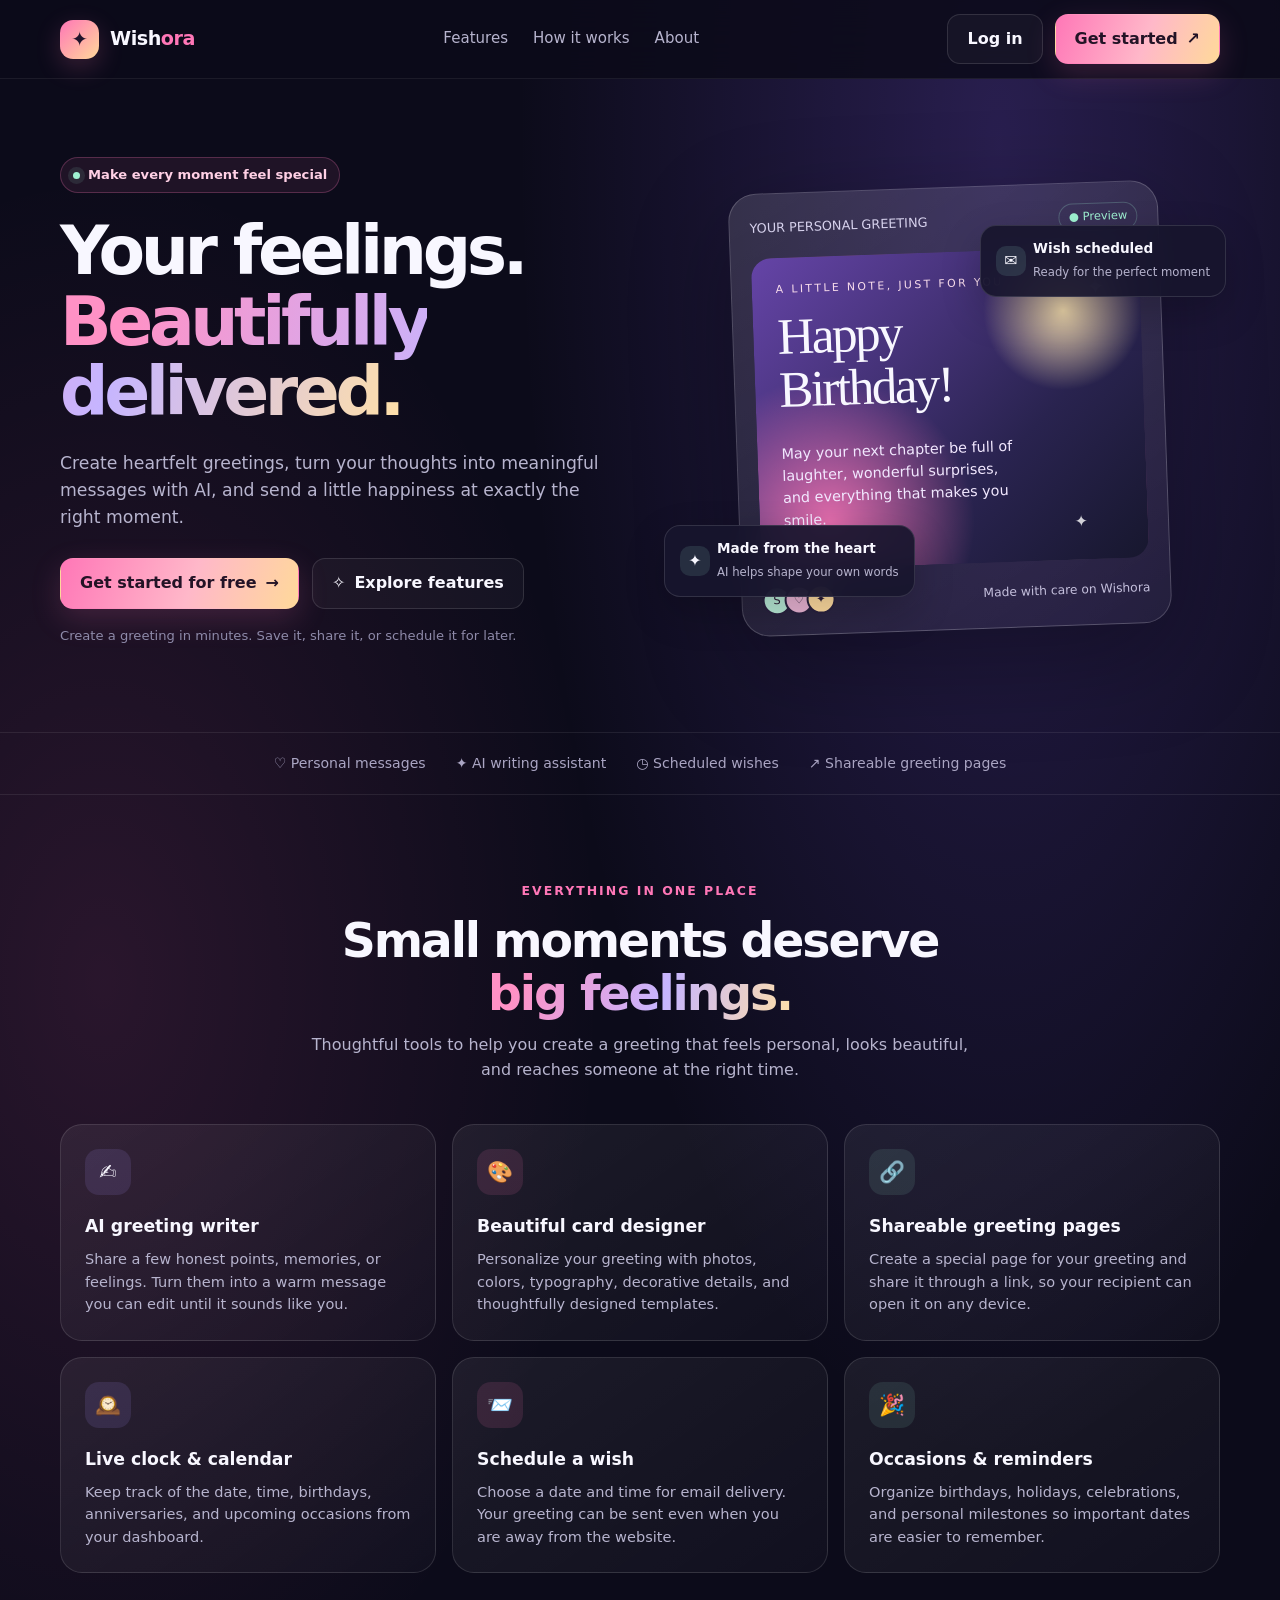
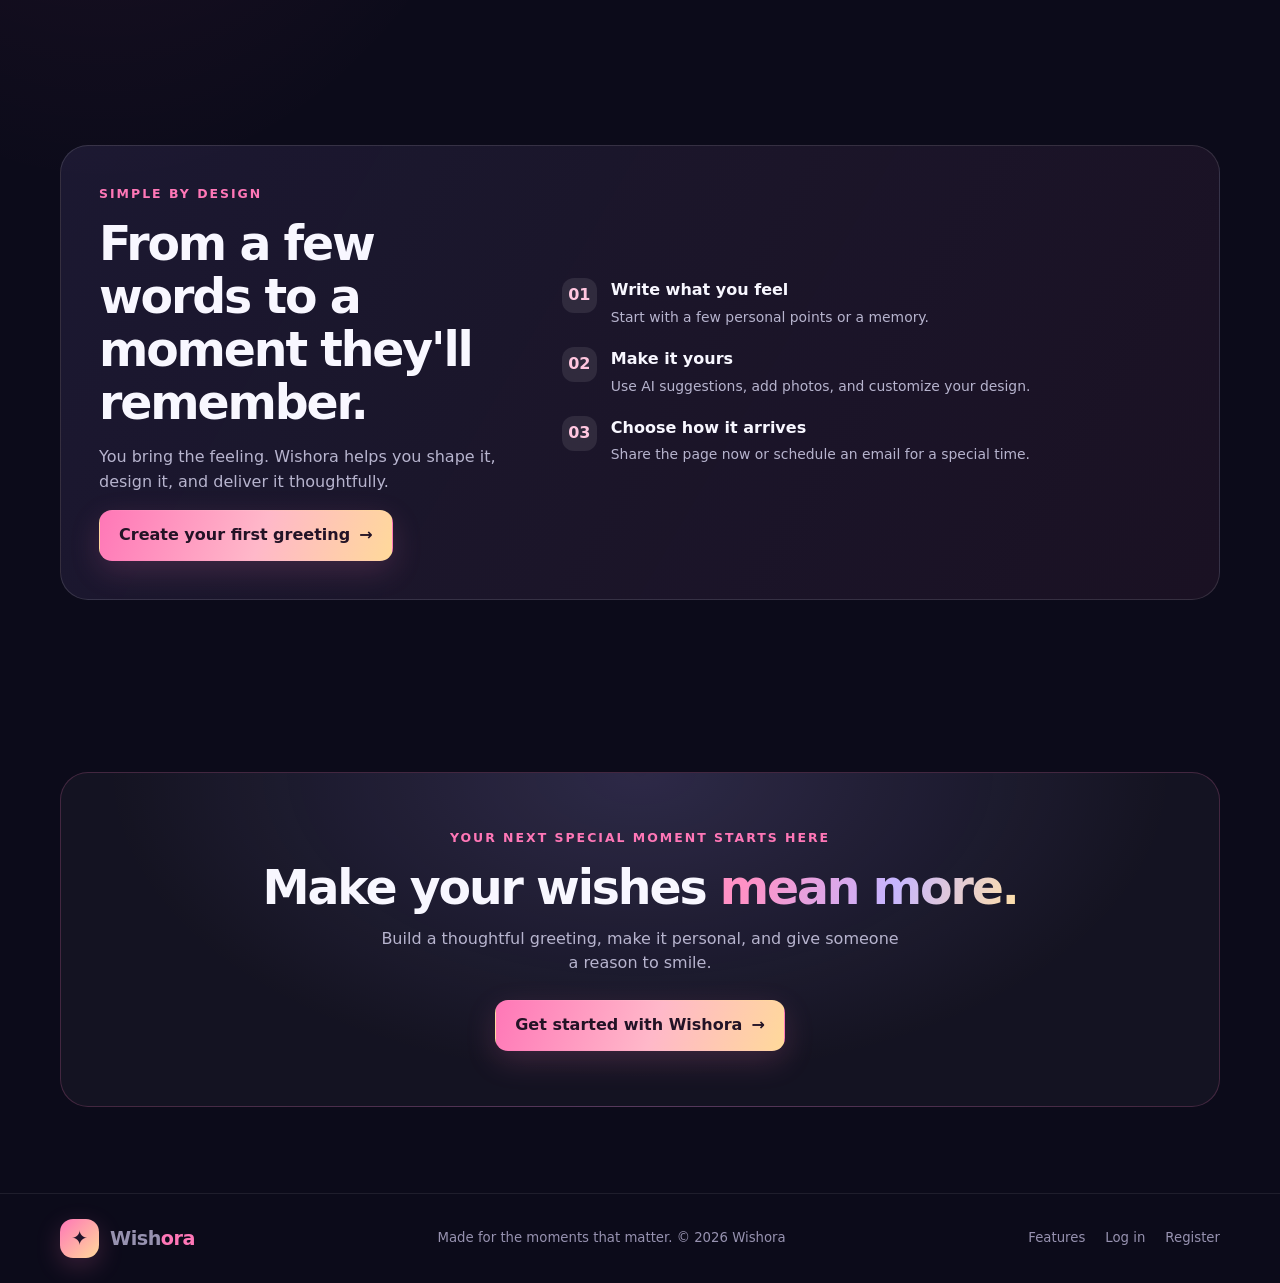
<file: index.html>
<!doctype html>
<html lang="en">
<head>
  <meta charset="UTF-8" />
  <meta name="viewport" content="width=device-width, initial-scale=1.0" />
  <meta name="theme-color" content="#111126" />
  <title>Wishora — Make every moment unforgettable</title>
  <meta name="description" content="Create heartfelt greetings, design beautiful cards, and schedule your wishes for the perfect moment." />

  <style>
    :root {
      --bg: #0c0b1a;
      --panel: rgba(255,255,255,.065);
      --line: rgba(255,255,255,.12);
      --text: #f8f7ff;
      --muted: #b7b4ce;
      --pink: #ff77b7;
      --purple: #a995ff;
      --mint: #9ff2d2;
      --gold: #ffd99a;
      --radius: 22px;
    }

    * { box-sizing: border-box; }
    html { scroll-behavior: smooth; }

    body {
      margin: 0;
      color: var(--text);
      background:
        radial-gradient(ellipse at 78% 5%, rgba(136,95,255,.23), transparent 34%),
        radial-gradient(ellipse at 8% 34%, rgba(255,99,177,.12), transparent 30%),
        var(--bg);
      font-family: Inter, ui-sans-serif, system-ui, -apple-system,
        BlinkMacSystemFont, "Segoe UI", sans-serif;
      line-height: 1.55;
    }

    a { color: inherit; text-decoration: none; }
    button, a { -webkit-tap-highlight-color: transparent; }
    button { font: inherit; }

    .wrap {
      width: min(1160px, calc(100% - 40px));
      margin: auto;
    }

    header {
      position: sticky;
      top: 0;
      z-index: 10;
      backdrop-filter: blur(18px);
      background: rgba(12,11,26,.88);
      border-bottom: 1px solid rgba(255,255,255,.07);
    }

    .nav {
      min-height: 78px;
      display: flex;
      align-items: center;
      justify-content: space-between;
      gap: 24px;
    }

    .brand {
      display: inline-flex;
      align-items: center;
      gap: 11px;
      font-weight: 800;
      letter-spacing: -.5px;
      font-size: 1.2rem;
      white-space: nowrap;
    }

    .brand-mark {
      display: grid;
      place-items: center;
      width: 39px;
      height: 39px;
      border-radius: 13px;
      color: #21142b;
      background: linear-gradient(135deg, var(--pink), var(--gold));
      box-shadow: 0 8px 26px rgba(255,119,183,.2);
      font-size: 1.25rem;
    }

    .brand-name { color: var(--pink); }

    .nav-links {
      display: flex;
      align-items: center;
      gap: 25px;
      color: var(--muted);
      font-size: .94rem;
    }

    .nav-links a:hover,
    .text-link:hover { color: white; }

    .nav-actions {
      display: flex;
      align-items: center;
      gap: 12px;
    }

    .btn {
      display: inline-flex;
      align-items: center;
      justify-content: center;
      gap: 9px;
      border: 1px solid transparent;
      border-radius: 13px;
      padding: 12px 19px;
      font: inherit;
      font-weight: 750;
      cursor: pointer;
      transition: transform .2s ease, box-shadow .2s ease,
        background .2s ease;
    }

    .btn:hover { transform: translateY(-2px); }

    .btn-primary {
      color: #231326;
      background: linear-gradient(110deg, var(--pink), #ffb8c9 55%, var(--gold));
      box-shadow: 0 10px 30px rgba(255,119,183,.17);
    }

    .btn-primary:hover {
      box-shadow: 0 13px 34px rgba(255,119,183,.27);
    }

    .btn-ghost {
      border-color: var(--line);
      background: rgba(255,255,255,.035);
      color: var(--text);
    }

    .btn-ghost:hover { background: rgba(255,255,255,.09); }

    .menu-toggle {
      display: none;
      border: 1px solid var(--line);
      background: rgba(255,255,255,.06);
      color: var(--text);
      border-radius: 11px;
      width: 43px;
      height: 43px;
      cursor: pointer;
      font-size: 22px;
    }

    .mobile-links {
      display: none;
      padding: 0 0 18px;
      gap: 10px;
    }

    .mobile-links.open { display: grid; }

    .mobile-links a {
      padding: 11px 13px;
      border: 1px solid var(--line);
      border-radius: 10px;
      color: var(--muted);
    }

    .hero {
      padding: 78px 0 72px;
      display: grid;
      grid-template-columns: 1.02fr .98fr;
      align-items: center;
      gap: 58px;
      min-height: 610px;
    }

    .eyebrow {
      display: inline-flex;
      align-items: center;
      gap: 8px;
      border: 1px solid rgba(255,119,183,.25);
      background: rgba(255,119,183,.08);
      border-radius: 999px;
      padding: 7px 12px;
      color: #ffd0e5;
      font-size: .82rem;
      font-weight: 700;
    }

    .pulse {
      width: 7px;
      height: 7px;
      border-radius: 50%;
      background: var(--mint);
      box-shadow: 0 0 0 5px rgba(159,242,210,.1);
    }

    h1 {
      font-size: clamp(2.7rem, 5.3vw, 4.75rem);
      letter-spacing: -.065em;
      line-height: 1.04;
      margin: 23px 0 22px;
      max-width: 680px;
    }

    .gradient-text {
      background: linear-gradient(105deg, #ff91c5 10%, #c6b5ff 58%, #ffe0a8);
      -webkit-background-clip: text;
      background-clip: text;
      color: transparent;
    }

    .hero-copy {
      color: var(--muted);
      font-size: 1.08rem;
      max-width: 565px;
      margin: 0 0 28px;
    }

    .hero-actions {
      display: flex;
      align-items: center;
      flex-wrap: wrap;
      gap: 13px;
    }

    .fine-print {
      color: #8e8aa9;
      font-size: .82rem;
      margin-top: 17px;
    }

    .hero-visual {
      min-height: 450px;
      position: relative;
      display: grid;
      place-items: center;
    }

    .orb {
      position: absolute;
      width: 300px;
      height: 300px;
      border-radius: 50%;
      background: linear-gradient(140deg,
        rgba(255,119,183,.22), rgba(169,149,255,.13));
      filter: blur(1px);
    }

    .preview-card {
      width: min(100%, 430px);
      position: relative;
      z-index: 1;
      border: 1px solid rgba(255,255,255,.18);
      border-radius: 28px;
      padding: 20px;
      background: linear-gradient(150deg,
        rgba(255,255,255,.13), rgba(255,255,255,.045));
      box-shadow: 0 30px 100px rgba(0,0,0,.3);
      transform: rotate(-2deg);
    }

    .preview-top {
      display: flex;
      justify-content: space-between;
      align-items: center;
      color: #d7d2ed;
      font-size: .8rem;
    }

    .live-pill {
      border: 1px solid rgba(159,242,210,.23);
      color: var(--mint);
      border-radius: 99px;
      padding: 4px 9px;
      font-size: .72rem;
    }

    .greeting-art {
      margin-top: 16px;
      min-height: 250px;
      border-radius: 20px;
      overflow: hidden;
      padding: 24px;
      position: relative;
      background:
        radial-gradient(circle at 80% 20%, rgba(255,231,177,.9), transparent 20%),
        radial-gradient(circle at 18% 85%, rgba(255,119,183,.85), transparent 35%),
        linear-gradient(135deg, #6544a7, #29234f 65%, #17172e);
      display: flex;
      flex-direction: column;
      justify-content: center;
    }

    .greeting-art:before,
    .greeting-art:after {
      content: "✦";
      position: absolute;
      color: rgba(255,255,255,.8);
      font-size: 1.4rem;
    }

    .greeting-art:before { top: 22px; right: 35px; }

    .greeting-art:after {
      bottom: 25px;
      right: 60px;
      font-size: 1rem;
    }

    .art-small {
      text-transform: uppercase;
      letter-spacing: .22em;
      font-size: .68rem;
      color: #f9ddec;
    }

    .art-title {
      font-family: Georgia, serif;
      font-size: clamp(2.4rem, 4vw, 3.35rem);
      line-height: 1.05;
      margin: 11px 0;
      letter-spacing: -.05em;
    }

    .art-message {
      color: #f2e8ff;
      max-width: 245px;
      font-size: .9rem;
    }

    .preview-footer {
      display: flex;
      align-items: center;
      justify-content: space-between;
      gap: 12px;
      padding-top: 16px;
    }

    .avatar-stack { display: flex; align-items: center; }

    .avatar {
      width: 29px;
      height: 29px;
      display: grid;
      place-items: center;
      border-radius: 50%;
      border: 2px solid #29213f;
      margin-left: -7px;
      font-size: .72rem;
      background: #e9b4d4;
      color: #2c1d36;
    }

    .avatar:first-child { margin-left: 0; background: #b7e9d5; }
    .avatar:last-child { background: #ffdca0; }

    .footer-label { color: #c4bfdc; font-size: .77rem; }

    .floating {
      position: absolute;
      z-index: 2;
      border: 1px solid var(--line);
      background: rgba(23,21,45,.92);
      backdrop-filter: blur(14px);
      border-radius: 16px;
      padding: 12px 15px;
      box-shadow: 0 15px 40px rgba(0,0,0,.2);
    }

    .floating strong { display: block; font-size: .85rem; }
    .floating small { color: var(--muted); font-size: .73rem; }

    .float-one { top: 42px; right: -6px; }
    .float-two { bottom: 36px; left: -16px; }

    .float-icon {
      display: inline-grid;
      place-items: center;
      width: 30px;
      height: 30px;
      border-radius: 10px;
      background: rgba(159,242,210,.12);
      margin-right: 7px;
    }

    .float-row { display: flex; align-items: center; }

    .trust-row {
      border-top: 1px solid rgba(255,255,255,.08);
      border-bottom: 1px solid rgba(255,255,255,.08);
      padding: 20px 0;
      display: flex;
      justify-content: center;
      flex-wrap: wrap;
      gap: 30px;
      color: #aaa5c3;
      font-size: .88rem;
    }

    .trust-row span {
      display: inline-flex;
      align-items: center;
      gap: 8px;
    }

    section.content-section { padding: 86px 0; }

    .section-head {
      text-align: center;
      max-width: 680px;
      margin: 0 auto 42px;
    }

    .kicker {
      color: var(--pink);
      font-weight: 800;
      font-size: .78rem;
      letter-spacing: .16em;
      text-transform: uppercase;
    }

    h2 {
      font-size: clamp(2rem, 3.7vw, 3rem);
      letter-spacing: -.045em;
      line-height: 1.12;
      margin: 13px 0;
    }

    .section-head p { color: var(--muted); margin: 0; }

    .feature-grid {
      display: grid;
      grid-template-columns: repeat(3, 1fr);
      gap: 16px;
    }

    .feature {
      padding: 24px;
      border: 1px solid var(--line);
      border-radius: var(--radius);
      background: linear-gradient(145deg,
        rgba(255,255,255,.065), rgba(255,255,255,.025));
      transition: transform .2s ease, border-color .2s ease;
    }

    .feature:hover {
      transform: translateY(-4px);
      border-color: rgba(255,119,183,.38);
    }

    .feature-icon {
      display: grid;
      place-items: center;
      width: 46px;
      height: 46px;
      border-radius: 14px;
      font-size: 1.3rem;
      margin-bottom: 18px;
      background: rgba(169,149,255,.13);
    }

    .feature:nth-child(2) .feature-icon,
    .feature:nth-child(5) .feature-icon {
      background: rgba(255,119,183,.12);
    }

    .feature:nth-child(3) .feature-icon,
    .feature:nth-child(6) .feature-icon {
      background: rgba(159,242,210,.1);
    }

    .feature h3 { margin: 0 0 8px; font-size: 1.08rem; }
    .feature p { margin: 0; color: var(--muted); font-size: .91rem; }

    .how-panel {
      display: grid;
      grid-template-columns: .8fr 1.2fr;
      gap: 50px;
      align-items: center;
      padding: 38px;
      border: 1px solid var(--line);
      border-radius: 28px;
      background: linear-gradient(120deg,
        rgba(169,149,255,.1), rgba(255,119,183,.06));
    }

    .how-panel p { color: var(--muted); }
    .steps { display: grid; gap: 17px; }

    .step { display: flex; gap: 14px; align-items: flex-start; }

    .step-num {
      flex: 0 0 35px;
      height: 35px;
      display: grid;
      place-items: center;
      border-radius: 12px;
      background: rgba(255,255,255,.09);
      color: #ffc6df;
      font-weight: 800;
    }

    .step strong { display: block; margin-bottom: 2px; }
    .step small { color: var(--muted); font-size: .87rem; }

    .cta {
      text-align: center;
      padding: 55px 24px;
      border-radius: 28px;
      border: 1px solid rgba(255,119,183,.2);
      background: radial-gradient(ellipse at 50% 0%,
        rgba(169,149,255,.17), transparent 65%),
        rgba(255,255,255,.035);
    }

    .cta p {
      color: var(--muted);
      margin: 0 auto 24px;
      max-width: 530px;
    }

    footer {
      border-top: 1px solid rgba(255,255,255,.08);
      padding: 25px 0;
      color: #9792b0;
      font-size: .83rem;
    }

    .footer-inner {
      display: flex;
      align-items: center;
      justify-content: space-between;
      gap: 18px;
      flex-wrap: wrap;
    }

    .footer-links { display: flex; gap: 20px; }

    @media (max-width: 900px) {
      .nav-links { gap: 16px; }
      .hero { gap: 25px; }
      .float-one { right: -4px; }
      .float-two { left: -4px; }
      .feature-grid { grid-template-columns: repeat(2, 1fr); }
      .how-panel { gap: 25px; padding: 28px; }
    }

    @media (max-width: 700px) {
      .wrap { width: min(calc(100% - 30px), 560px); }
      .nav { min-height: 68px; }
      .nav-links { display: none; }
      .nav-actions { margin-left: auto; }
      .nav-actions .btn { padding: 10px 12px; font-size: .86rem; }
      .menu-toggle { display: block; }

      .hero {
        grid-template-columns: 1fr;
        padding: 56px 0 46px;
        gap: 16px;
        min-height: auto;
      }

      h1 { font-size: clamp(2.75rem, 13vw, 4rem); }
      .hero-copy { font-size: 1rem; }
      .hero-visual { min-height: 405px; margin: 0 4px; }
      .preview-card { transform: none; padding: 14px; }
      .greeting-art { min-height: 230px; padding: 20px; }
      .float-one { top: 8px; right: -2px; }
      .float-two { bottom: 8px; left: -2px; }
      .trust-row { gap: 14px 22px; font-size: .8rem; }
      section.content-section { padding: 64px 0; }
      .feature-grid { grid-template-columns: 1fr; }
      .feature { padding: 21px; }
      .how-panel { grid-template-columns: 1fr; padding: 24px; }
      .cta { padding: 40px 20px; }
    }

    @media (max-width: 400px) {
      .nav-actions .btn { padding: 9px; }
      .nav { gap: 8px; }
      .brand { font-size: 1.05rem; }
      .brand-mark { width: 34px; height: 34px; }
    }

    @media (prefers-reduced-motion: reduce) {
      *, *::before, *::after {
        scroll-behavior: auto !important;
        transition: none !important;
      }
    }
  </style>
</head>

<body>
  <header>
    <div class="wrap nav">
      <a class="brand" href="index.html" aria-label="Wishora home">
        <span class="brand-mark">✦</span>
        <span>Wish<span class="brand-name">ora</span></span>
      </a>

      <nav class="nav-links" aria-label="Main navigation">
        <a href="#features">Features</a>
        <a href="#how-it-works">How it works</a>
        <a href="#about">About</a>
      </nav>

      <div class="nav-actions">
        <a class="btn btn-ghost" href="login.html">Log in</a>
        <a class="btn btn-primary" href="register.html">
          Get started <span aria-hidden="true">↗</span>
        </a>
        <button class="menu-toggle" id="menuToggle"
                aria-label="Open navigation menu"
                aria-expanded="false" aria-controls="mobileLinks">
          ☰
        </button>
      </div>
    </div>

    <nav class="wrap mobile-links" id="mobileLinks"
         aria-label="Mobile navigation">
      <a href="#features">Features</a>
      <a href="#how-it-works">How it works</a>
      <a href="#about">About</a>
      <a href="login.html">Log in to your account</a>
      <a href="register.html">Create a new account</a>
    </nav>
  </header>

  <main id="home">
    <div class="wrap hero">
      <div>
        <div class="eyebrow">
          <span class="pulse"></span>
          Make every moment feel special
        </div>

        <h1>
          Your feelings.<br />
          <span class="gradient-text">Beautifully delivered.</span>
        </h1>

        <p class="hero-copy">
          Create heartfelt greetings, turn your thoughts into meaningful
          messages with AI, and send a little happiness at exactly the
          right moment.
        </p>

        <div class="hero-actions">
          <a class="btn btn-primary" href="register.html">
            Get started for free <span aria-hidden="true">→</span>
          </a>
          <a class="btn btn-ghost" href="#features">
            <span aria-hidden="true">✧</span> Explore features
          </a>
        </div>

        <p class="fine-print">
          Create a greeting in minutes. Save it, share it, or schedule it for later.
        </p>
      </div>

      <div class="hero-visual" aria-label="Preview of a personalized greeting card">
        <div class="orb"></div>

        <div class="floating float-one">
          <div class="float-row">
            <span class="float-icon">✉</span>
            <div>
              <strong>Wish scheduled</strong>
              <small>Ready for the perfect moment</small>
            </div>
          </div>
        </div>

        <article class="preview-card">
          <div class="preview-top">
            <span>YOUR PERSONAL GREETING</span>
            <span class="live-pill">● Preview</span>
          </div>

          <div class="greeting-art">
            <div class="art-small">A little note, just for you</div>
            <div class="art-title">Happy<br />Birthday!</div>
            <p class="art-message">
              May your next chapter be full of laughter, wonderful surprises,
              and everything that makes you smile.
            </p>
          </div>

          <div class="preview-footer">
            <div class="avatar-stack" aria-hidden="true">
              <span class="avatar">S</span>
              <span class="avatar">♡</span>
              <span class="avatar">✦</span>
            </div>
            <span class="footer-label">Made with care on Wishora</span>
          </div>
        </article>

        <div class="floating float-two">
          <div class="float-row">
            <span class="float-icon">✦</span>
            <div>
              <strong>Made from the heart</strong>
              <small>AI helps shape your own words</small>
            </div>
          </div>
        </div>
      </div>
    </div>

    <div class="trust-row">
      <span>♡ Personal messages</span>
      <span>✦ AI writing assistant</span>
      <span>◷ Scheduled wishes</span>
      <span>↗ Shareable greeting pages</span>
    </div>

    <section class="content-section" id="features">
      <div class="wrap">
        <div class="section-head">
          <div class="kicker">Everything in one place</div>
          <h2>Small moments deserve <span class="gradient-text">big feelings.</span></h2>
          <p>
            Thoughtful tools to help you create a greeting that feels personal,
            looks beautiful, and reaches someone at the right time.
          </p>
        </div>

        <div class="feature-grid">
          <article class="feature">
            <div class="feature-icon">✍️</div>
            <h3>AI greeting writer</h3>
            <p>
              Share a few honest points, memories, or feelings. Turn them
              into a warm message you can edit until it sounds like you.
            </p>
          </article>

          <article class="feature">
            <div class="feature-icon">🎨</div>
            <h3>Beautiful card designer</h3>
            <p>
              Personalize your greeting with photos, colors, typography,
              decorative details, and thoughtfully designed templates.
            </p>
          </article>

          <article class="feature">
            <div class="feature-icon">🔗</div>
            <h3>Shareable greeting pages</h3>
            <p>
              Create a special page for your greeting and share it through
              a link, so your recipient can open it on any device.
            </p>
          </article>

          <article class="feature">
            <div class="feature-icon">🕰️</div>
            <h3>Live clock & calendar</h3>
            <p>
              Keep track of the date, time, birthdays, anniversaries,
              and upcoming occasions from your dashboard.
            </p>
          </article>

          <article class="feature">
            <div class="feature-icon">📨</div>
            <h3>Schedule a wish</h3>
            <p>
              Choose a date and time for email delivery. Your greeting
              can be sent even when you are away from the website.
            </p>
          </article>

          <article class="feature">
            <div class="feature-icon">🎉</div>
            <h3>Occasions & reminders</h3>
            <p>
              Organize birthdays, holidays, celebrations, and personal
              milestones so important dates are easier to remember.
            </p>
          </article>
        </div>
      </div>
    </section>

    <section class="content-section" id="how-it-works">
      <div class="wrap">
        <div class="how-panel">
          <div>
            <div class="kicker">Simple by design</div>
            <h2>From a few words to a moment they'll remember.</h2>
            <p>
              You bring the feeling. Wishora helps you shape it, design it,
              and deliver it thoughtfully.
            </p>
            <a class="btn btn-primary" href="register.html">
              Create your first greeting <span aria-hidden="true">→</span>
            </a>
          </div>

          <div class="steps">
            <div class="step">
              <span class="step-num">01</span>
              <div>
                <strong>Write what you feel</strong>
                <small>Start with a few personal points or a memory.</small>
              </div>
            </div>

            <div class="step">
              <span class="step-num">02</span>
              <div>
                <strong>Make it yours</strong>
                <small>Use AI suggestions, add photos, and customize your design.</small>
              </div>
            </div>

            <div class="step">
              <span class="step-num">03</span>
              <div>
                <strong>Choose how it arrives</strong>
                <small>Share the page now or schedule an email for a special time.</small>
              </div>
            </div>
          </div>
        </div>
      </div>
    </section>

    <section class="content-section" id="about">
      <div class="wrap">
        <div class="cta">
          <div class="kicker">Your next special moment starts here</div>
          <h2>Make your wishes <span class="gradient-text">mean more.</span></h2>
          <p>
            Build a thoughtful greeting, make it personal,
            and give someone a reason to smile.
          </p>
          <a class="btn btn-primary" href="register.html">
            Get started with Wishora <span aria-hidden="true">→</span>
          </a>
        </div>
      </div>
    </section>
  </main>

  <footer>
    <div class="wrap footer-inner">
      <a class="brand" href="index.html">
        <span class="brand-mark">✦</span>
        <span>Wish<span class="brand-name">ora</span></span>
      </a>

      <span>Made for the moments that matter. ©
        <span id="year"></span> Wishora
      </span>

      <div class="footer-links">
        <a href="#features">Features</a>
        <a href="login.html">Log in</a>
        <a href="register.html">Register</a>
      </div>
    </div>
  </footer>

  <script>
    document.getElementById("year").textContent = new Date().getFullYear();

    const menuToggle = document.getElementById("menuToggle");
    const mobileLinks = document.getElementById("mobileLinks");

    menuToggle.addEventListener("click", () => {
      const isOpen = mobileLinks.classList.toggle("open");
      menuToggle.setAttribute("aria-expanded", String(isOpen));
      menuToggle.setAttribute(
        "aria-label",
        isOpen ? "Close navigation menu" : "Open navigation menu"
      );
      menuToggle.textContent = isOpen ? "✕" : "☰";
    });

    mobileLinks.querySelectorAll("a").forEach(link => {
      link.addEventListener("click", () => {
        mobileLinks.classList.remove("open");
        menuToggle.setAttribute("aria-expanded", "false");
        menuToggle.setAttribute("aria-label", "Open navigation menu");
        menuToggle.textContent = "☰";
      });
    });
  </script>
</body>
</html>
</file>
